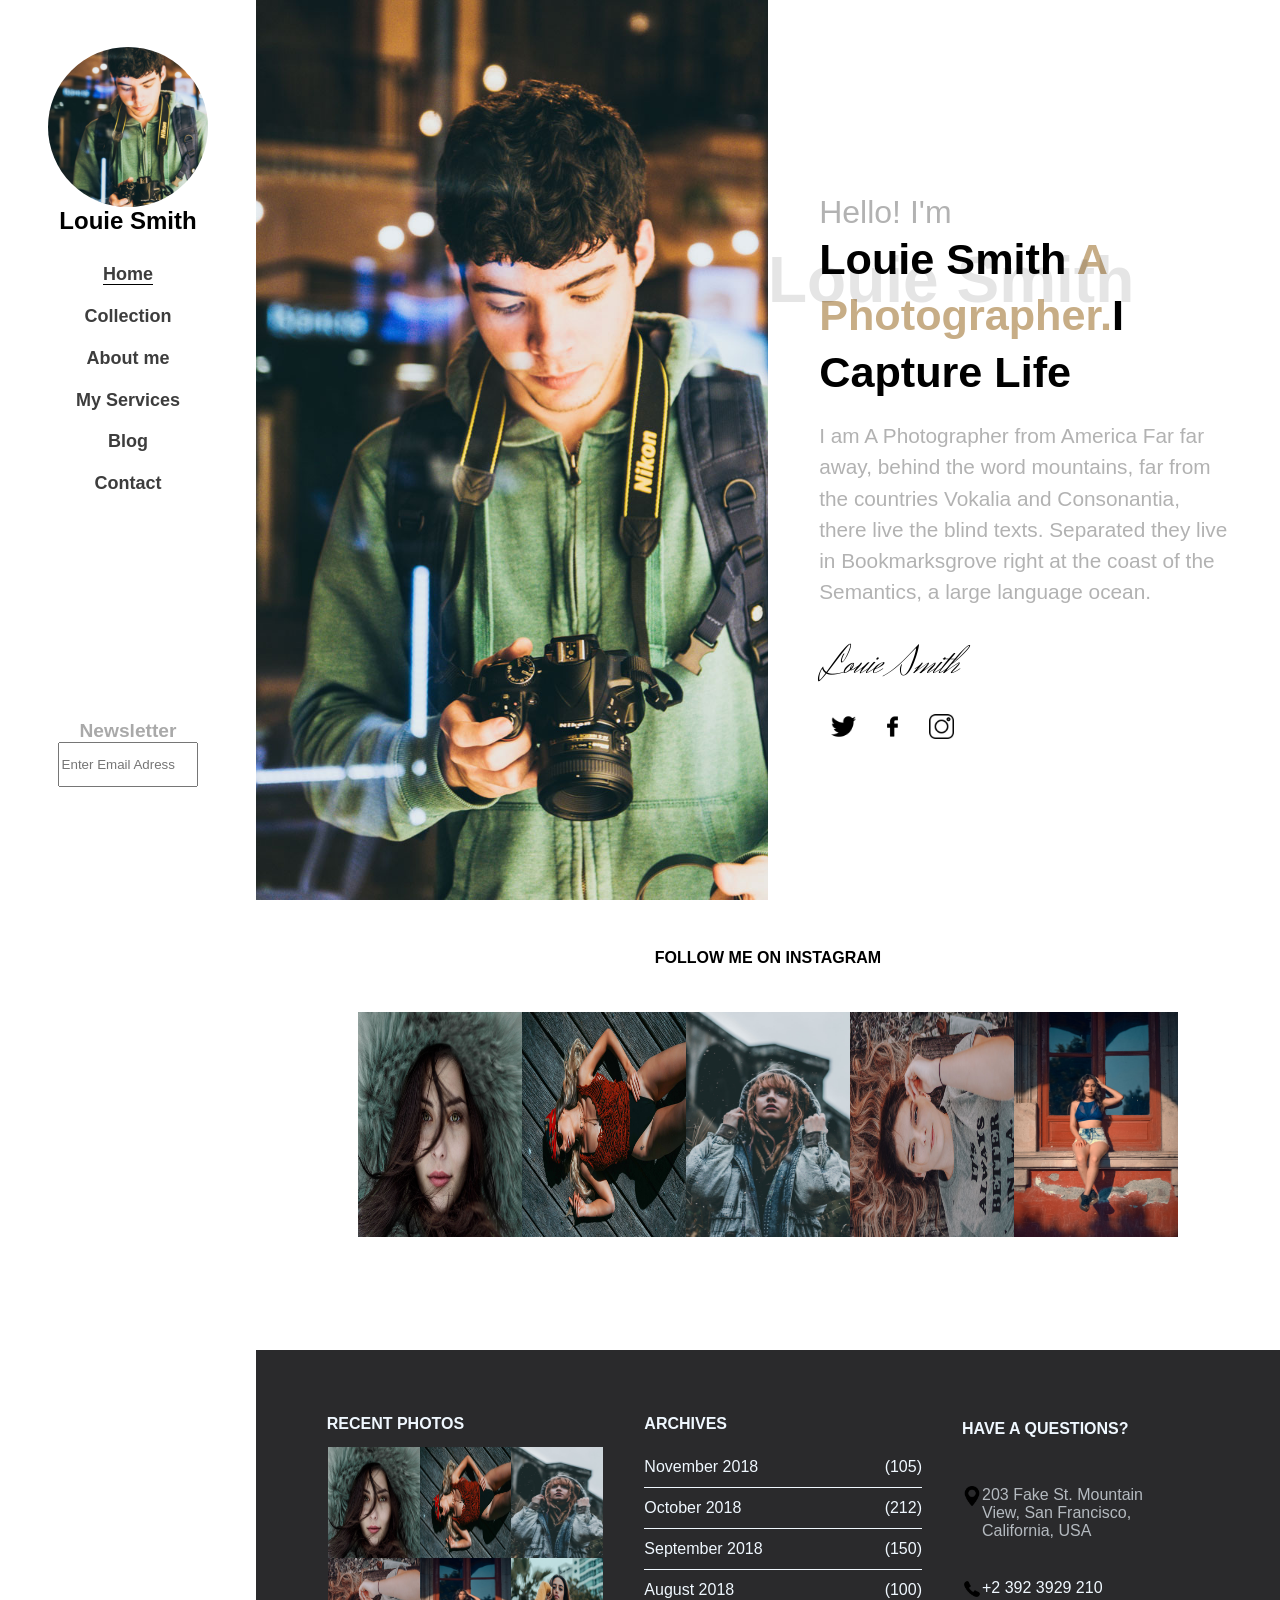
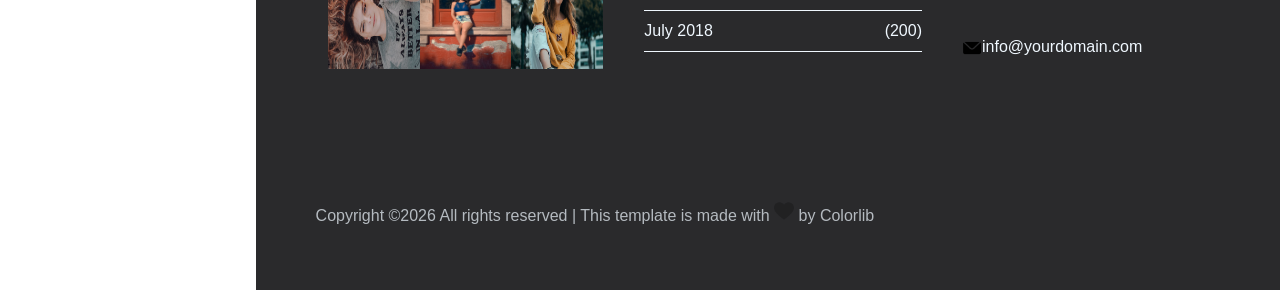
<file: index.html>
<!DOCTYPE html>
<html lang="pt-br">
<head>
    <meta charset="UTF-8">
    <meta name="viewport" content="width=device-width, initial-scale=1.0">
    <link rel="stylesheet" href="style.css">
    <link rel="preconnect" href="https://fonts.googleapis.com">
    <link rel="preconnect" href="https://fonts.gstatic.com" crossorigin>
    <link href="https://fonts.googleapis.com/css2?family=Herr+Von+Muellerhoff&display=swap" rel="stylesheet">
    <title>Atividade Display Flex</title>
</head>
<body>
        <main>
            <section id="barraLateral">
                <div id="parteCima">
                    <h1>
                        <a href="">
                            <img src="imagens/author.jpg" alt="">
                            <span>Louie Smith</span>
                        </a>
                    </h1>
                    <ul id="ListaLinks">
                        <li><a href="index.html" id="home">Home</a></li>
                        <li><a href="collection.html">Collection</a></li>
                        <li><a href="about.html">About me</a></li>
                        <li><a href="services.html">My Services</a></li>
                        <li><a href="blog.html">Blog</a></li>
                        <li><a href="">Contact</a></li>
                    </ul>
                </div>
                <div class="parteBaixo">
                    <h3>Newsletter</h3>
                    <input type="email" placeholder="Enter Email Adress">
                </div>
            </section>
            <div id="conteudoPrincipal">
                <section id="sec01">

                    <div id="foto">

                    </div>
                    
                    <div id="textos-foto">
                        <h1>Louie Smith</h1>
                        <p id="hello">Hello! I'm</p>
                        <h2>Louie Smith <span>A Photographer.</span>I Capture Life</h2>
                        
                        <p id="texto-grande">I am A Photographer from America Far far away,
                            behind the word mountains, far from the
                            countries Vokalia and Consonantia, there live the 
                            blind texts. Separated they live in 
                            Bookmarksgrove right at the coast of the 
                            Semantics, a large language ocean.
                        </p>

                        <p id="assinatura">Louie Smith</p>

                        <div id="icones">           
                                <a href=""><img src="imagens/twitter.png" alt=""></a>
                                <a href=""><img src="imagens/facebook.png" alt=""></a>
                                <a href=""><img src="imagens/instagram.png" alt=""></a>                                                                                                  
                        </div>
                    </div>
                </section>

                <section id="sec02">
                        <h4>FOLLOW ME ON INSTAGRAM</h4>

                        <div>
                            <img src="imagens/image_1.jpg" alt="">
                            <img src="imagens/image_2.jpg" alt="">
                            <img src="imagens/image_3.jpg" alt="">
                            <img src="imagens/image_4.jpg" alt="">
                            <img src="imagens/image_5.jpg" alt="">
                        </div>
                </section>

                <section id="sec03">
                    <ul id="ul01">
                        <li><p>RECENT PHOTOS</p></li>
                        <li>
                            <div id="galeria">
                                <img src="imagens/image_1.jpg" alt="img">
                                <img src="imagens/image_2.jpg" alt="img">
                                <img src="imagens/image_3.jpg" alt="img">

                                <img src="imagens/image_4.jpg" alt="img">
                                <img src="imagens/image_5.jpg" alt="img">
                                <img src="imagens/image_6.jpg" alt="img">
                            </div>
                        </li>
                    </ul>

                    <ul id="ul02">
                        <li><h4 id="archives">ARCHIVES</h4></li>
                        
                        <li>
                            <p><span>November 2018</span> <span class="span1">(105)</span><br></p>
                            <p><span>October 2018</span> <span class="span1">(212)</span><br></p>
                            <p><span>September 2018</span> <span class="span1">(150)</span><br></p>
                            <p><span>August 2018</span> <span class="span1">(100)</span><br></p>
                            <p><span>July 2018</span> <span class="span1">(200)</span></p>
                        </li>
                    </ul>
                    
                    <ul id="ul03">
                        <li><p id="have">HAVE A QUESTIONS?</p></li>
                        
                        <li> <img src="imagens/pontodemapa.png" alt=""> <p id="endereco">	203 Fake St. Mountain View, San Francisco, California, USA</p></li>
                        
                        <li id="telefone"> <img src="imagens/telefone.png" alt=""> <p> <a href="">+2 392 3929 210</a></p></li>
                
                        <li id="email"> <img src="imagens/email.png" alt=""> <p> <a href="">info@yourdomain.com</a></p></li>
                    </ul>

                    <p id="copy">Copyright ©2026 All rights reserved | This template is made with <span><img src="imagens/coracao.png" alt=""></span> by Colorlib</p>
                </section>
            </div>
        </main>
</body>
</html>
</file>
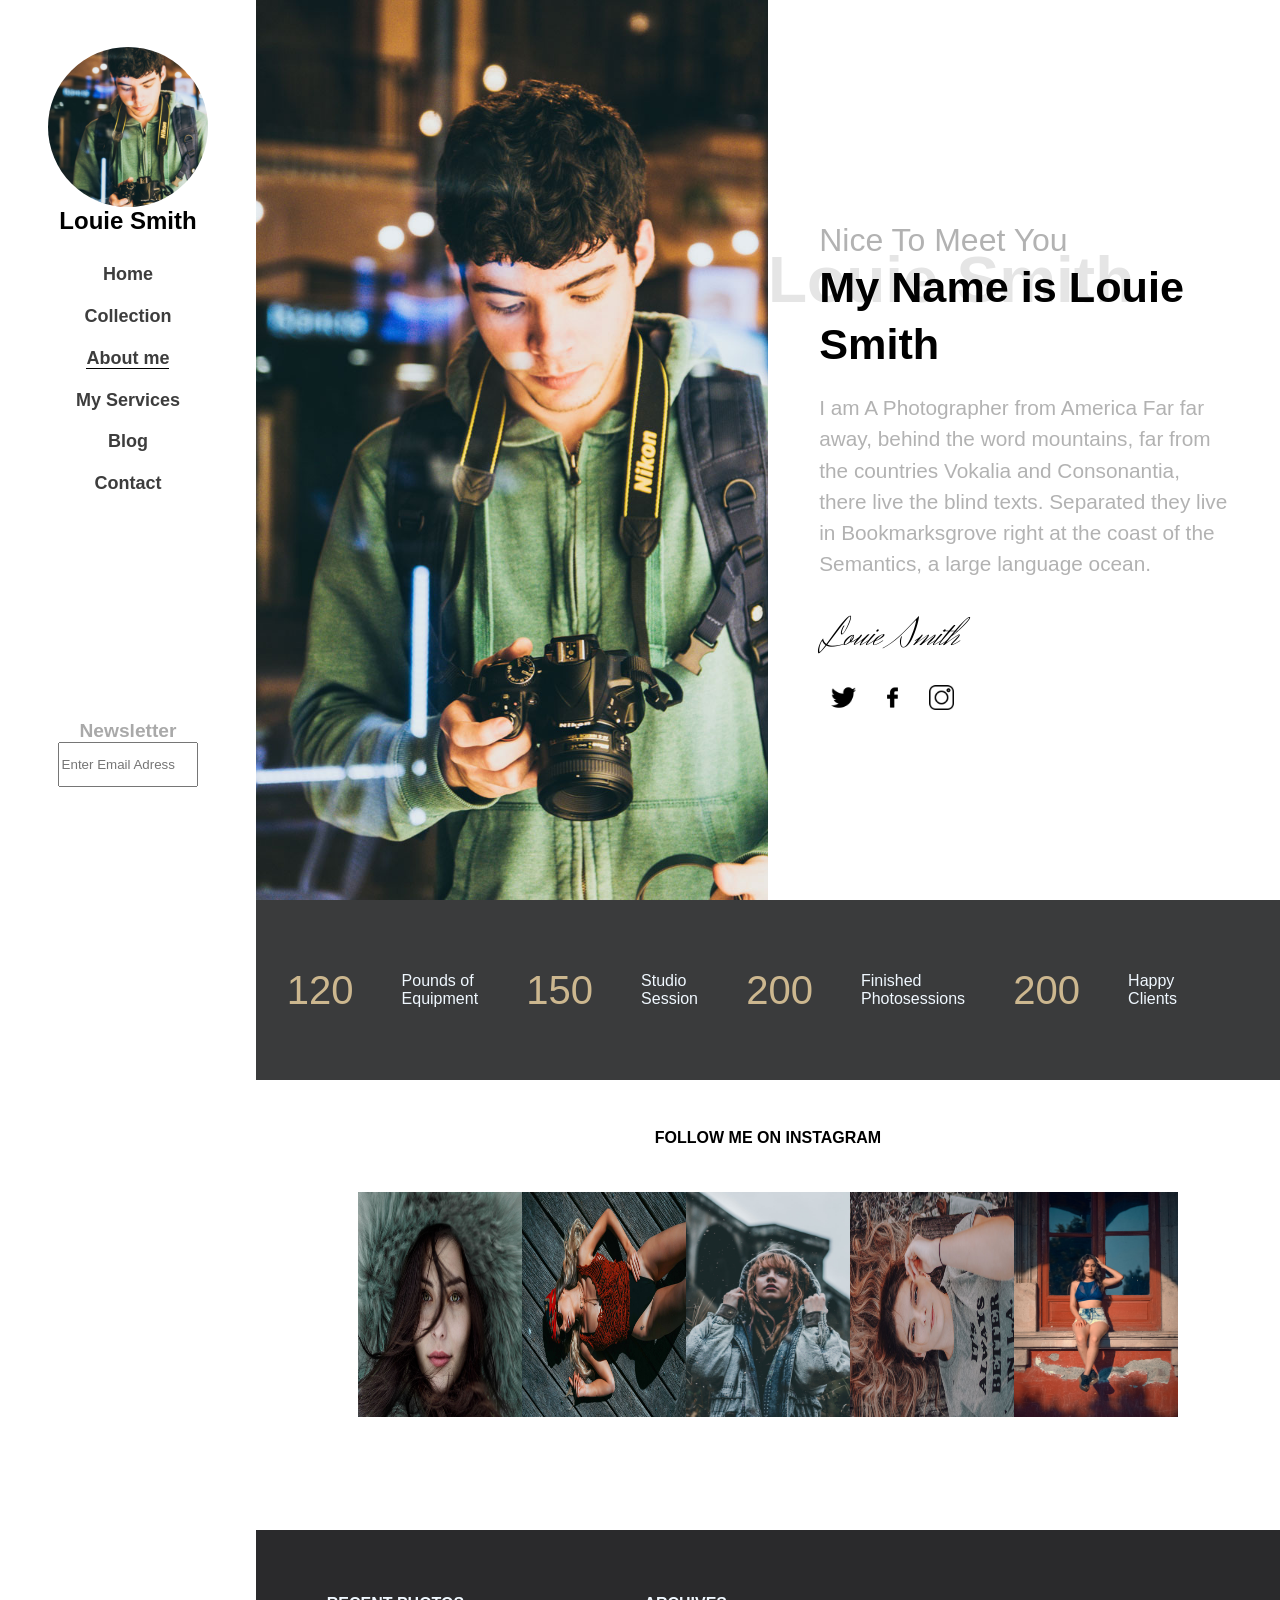
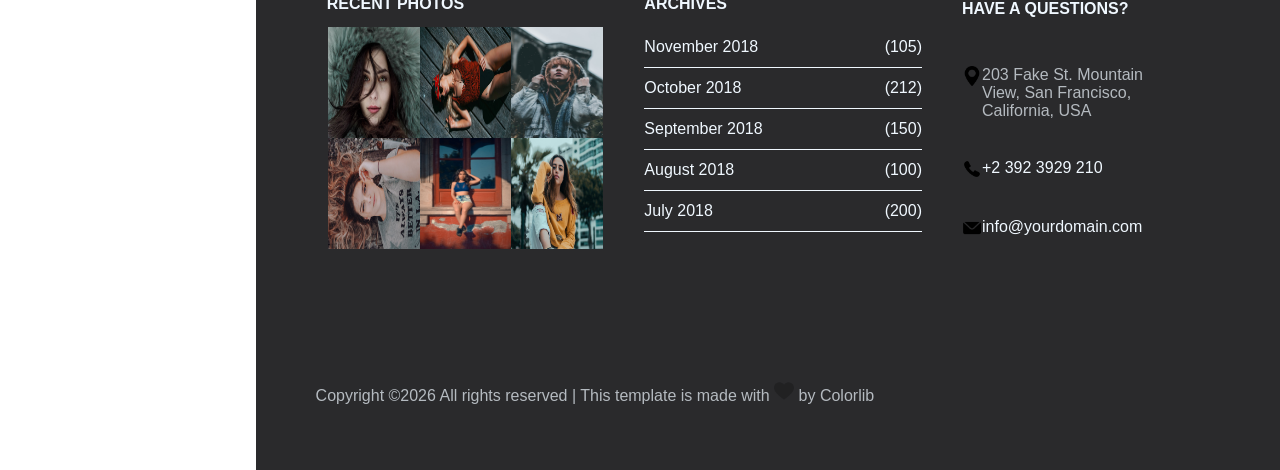
<file: about.html>
<!DOCTYPE html>
<html lang="pt-br">
<head>
    <meta charset="UTF-8">
    <meta name="viewport" content="width=device-width, initial-scale=1.0">
    <link rel="stylesheet" href="about.css">
    <link rel="preconnect" href="https://fonts.googleapis.com">
    <link rel="preconnect" href="https://fonts.gstatic.com" crossorigin>
    <link href="https://fonts.googleapis.com/css2?family=Herr+Von+Muellerhoff&display=swap" rel="stylesheet">
    <title>Atividade Display Flex</title>
</head>
<body>
        <main>
            <section id="barraLateral">
                <div id="parteCima">
                    <h1>
                        <a href="">
                            <img src="imagens/author.jpg" alt="">
                            <span>Louie Smith</span>
                        </a>
                    </h1>
                    <ul id="ListaLinks">
                        <li><a href="index.html">Home</a></li>
                        <li><a href="collection.html">Collection</a></li>
                        <li><a href="about.html" id="home">About me</a></li>
                        <li><a href="services.html">My Services</a></li>
                        <li><a href="blog.html">Blog</a></li>
                        <li><a href="">Contact</a></li>
                    </ul>
                </div>
                <div class="parteBaixo">
                    <h3>Newsletter</h3>
                    <input type="email" placeholder="Enter Email Adress">
                </div>
            </section>
            <div id="conteudoPrincipal">
                <section id="sec01">

                    <div id="foto">

                    </div>
                    
                    <div id="textos-foto">
                        <h1>Louie Smith</h1>
                        <p id="hello">Nice To Meet You</p>
                        <h2>My Name is Louie Smith</h2>
                        
                        <p id="texto-grande">I am A Photographer from America Far far away,
                            behind the word mountains, far from the
                            countries Vokalia and Consonantia, there live the 
                            blind texts. Separated they live in 
                            Bookmarksgrove right at the coast of the 
                            Semantics, a large language ocean.
                        </p>

                        <p id="assinatura">Louie Smith</p>

                        <div id="icones">           
                                <a href=""><img src="imagens/twitter.png" alt=""></a>
                                <a href=""><img src="imagens/facebook.png" alt=""></a>
                                <a href=""><img src="imagens/instagram.png" alt=""></a>                                                                                                  
                        </div>
                    </div>
                </section>

                <section id="secExtra">

                    <h3>120</h3>
                    <p>Pounds of<br> Equipment</p>

                    <h3>150</h3>
                    <p>Studio<br> Session</p>

                    <h3>200</h3>
                    <p>Finished<br> Photosessions</p>

                    <h3>200</h3>
                    <p>Happy<br> Clients</p>
                    
                </section>

                <section id="sec02">
                        <h4>FOLLOW ME ON INSTAGRAM</h4>

                        <div>
                            <img src="imagens/image_1.jpg" alt="">
                            <img src="imagens/image_2.jpg" alt="">
                            <img src="imagens/image_3.jpg" alt="">
                            <img src="imagens/image_4.jpg" alt="">
                            <img src="imagens/image_5.jpg" alt="">
                        </div>
                </section>

                <section id="sec03">
                    <ul id="ul01">
                        <li><p>RECENT PHOTOS</p></li>
                        <li>
                            <div id="galeria">
                                <img src="imagens/image_1.jpg" alt="img">
                                <img src="imagens/image_2.jpg" alt="img">
                                <img src="imagens/image_3.jpg" alt="img">

                                <img src="imagens/image_4.jpg" alt="img">
                                <img src="imagens/image_5.jpg" alt="img">
                                <img src="imagens/image_6.jpg" alt="img">
                            </div>
                        </li>
                    </ul>

                    <ul id="ul02">
                        <li><h4 id="archives">ARCHIVES</h4></li>
                        
                        <li>
                            <p><span>November 2018</span> <span class="span1">(105)</span><br></p>
                            <p><span>October 2018</span> <span class="span1">(212)</span><br></p>
                            <p><span>September 2018</span> <span class="span1">(150)</span><br></p>
                            <p><span>August 2018</span> <span class="span1">(100)</span><br></p>
                            <p><span>July 2018</span> <span class="span1">(200)</span></p>
                        </li>
                    </ul>
                    
                    <ul id="ul03">
                        <li><p id="have">HAVE A QUESTIONS?</p></li>
                        
                        <li> <img src="imagens/pontodemapa.png" alt=""> <p id="endereco">	203 Fake St. Mountain View, San Francisco, California, USA</p></li>
                        
                        <li id="telefone"> <img src="imagens/telefone.png" alt=""> <p> <a href="">+2 392 3929 210</a></p></li>
                
                        <li id="email"> <img src="imagens/email.png" alt=""> <p> <a href="">info@yourdomain.com</a></p></li>
                    </ul>

                    <p id="copy">Copyright ©2026 All rights reserved | This template is made with <span><img src="imagens/coracao.png" alt=""></span> by Colorlib</p>
                </section>
            </div>
        </main>
</body>
</html>
</file>
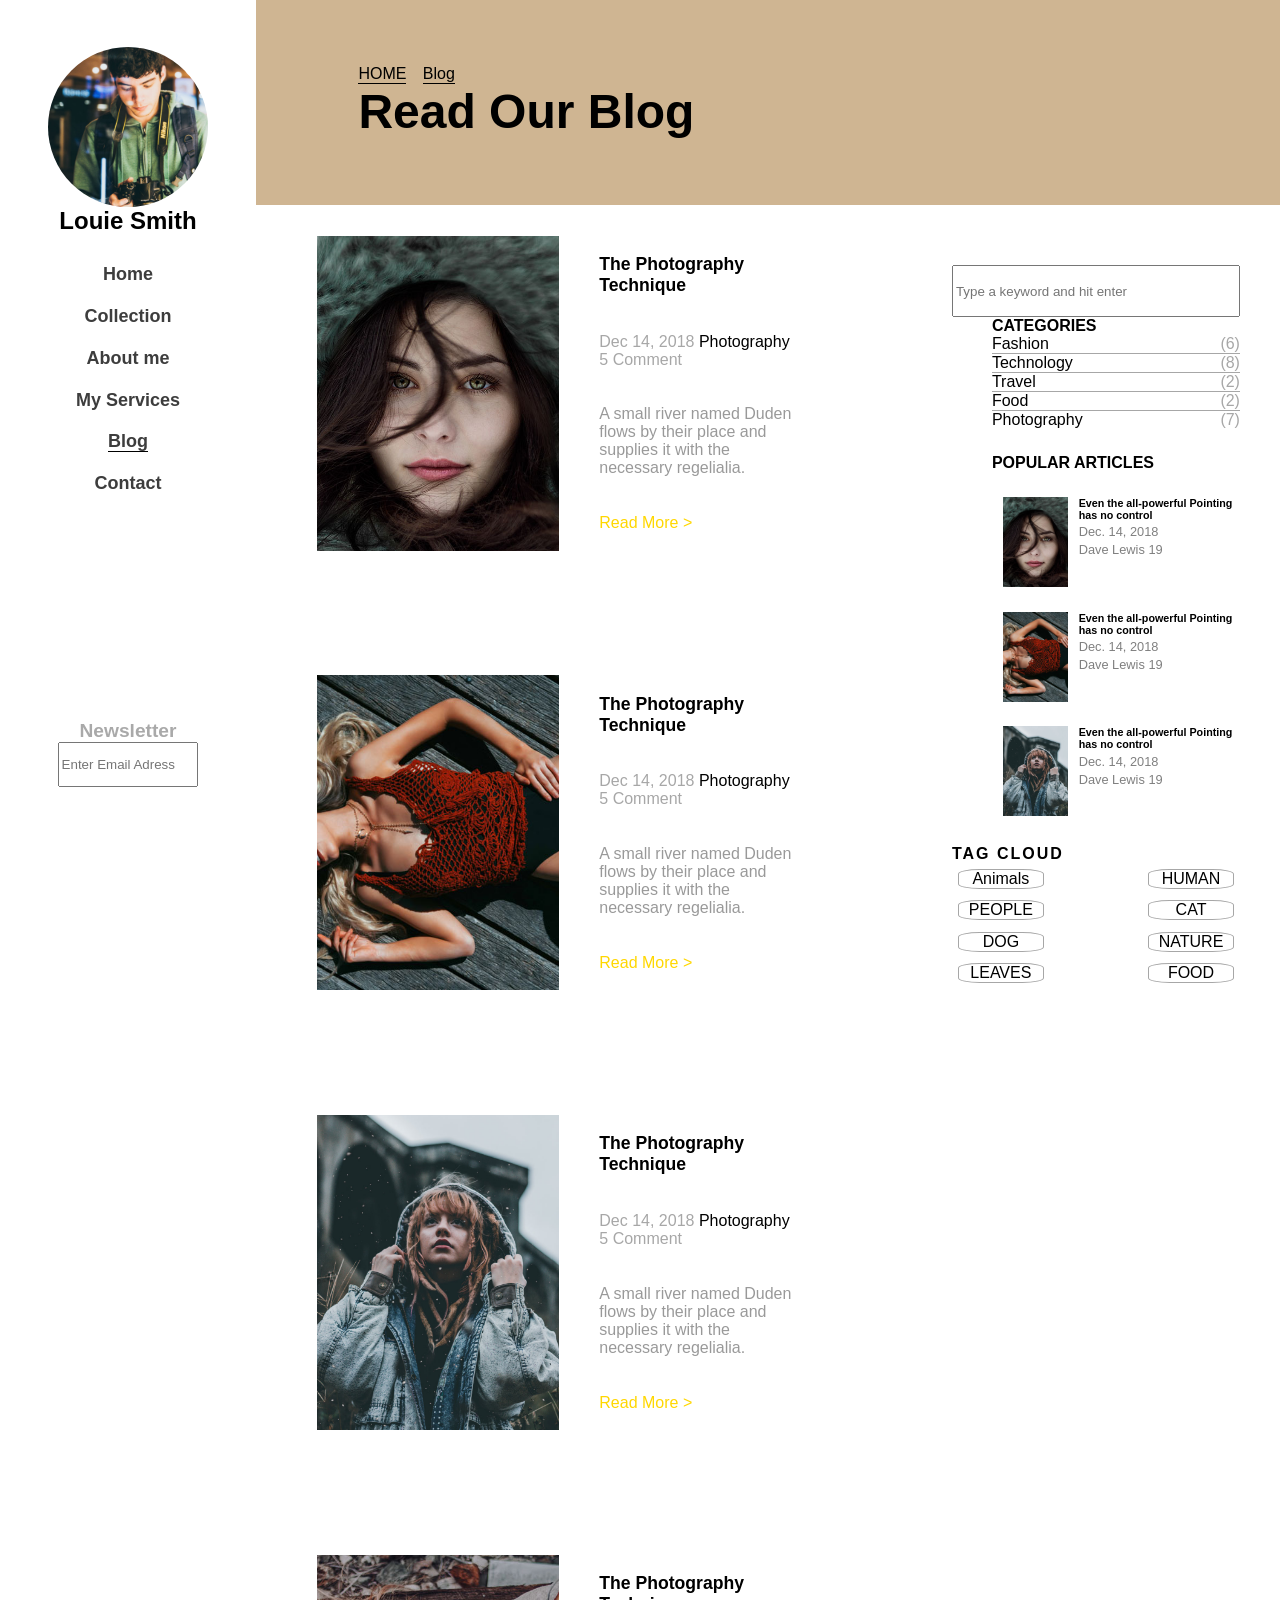
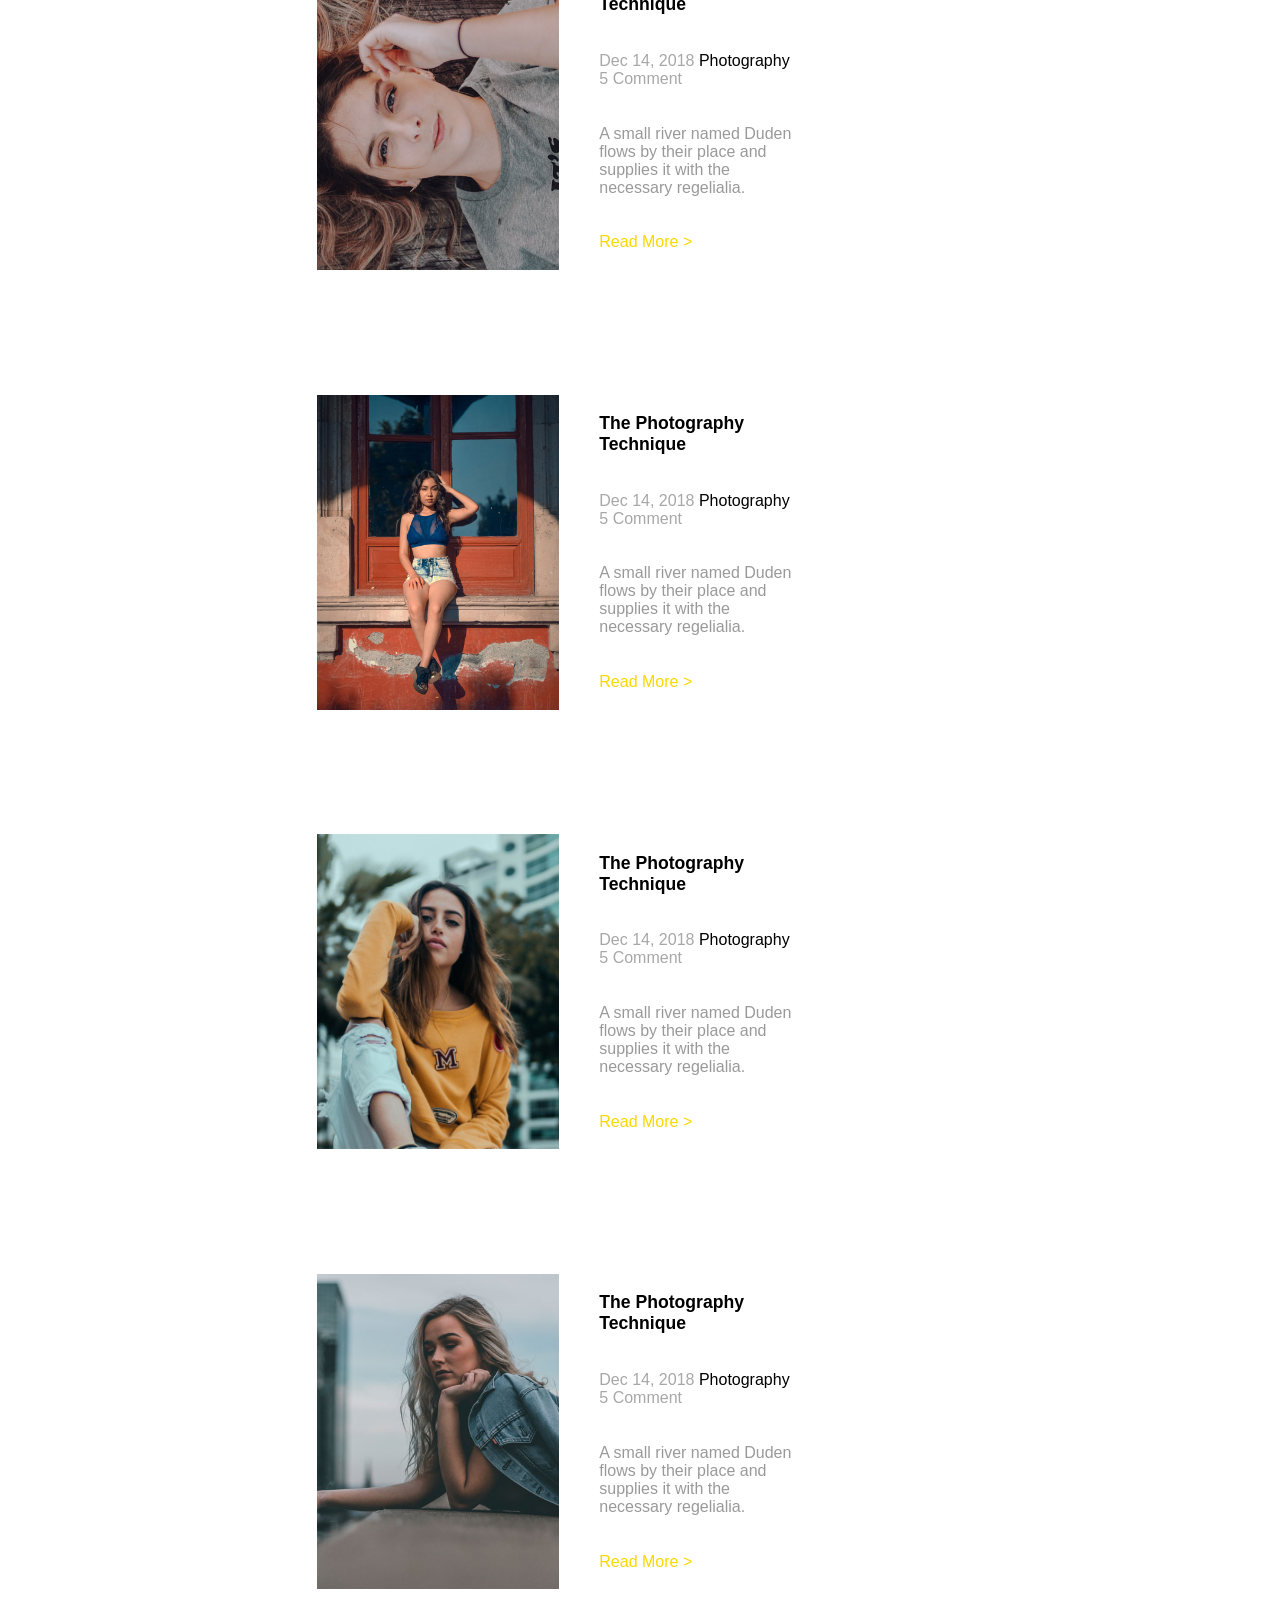
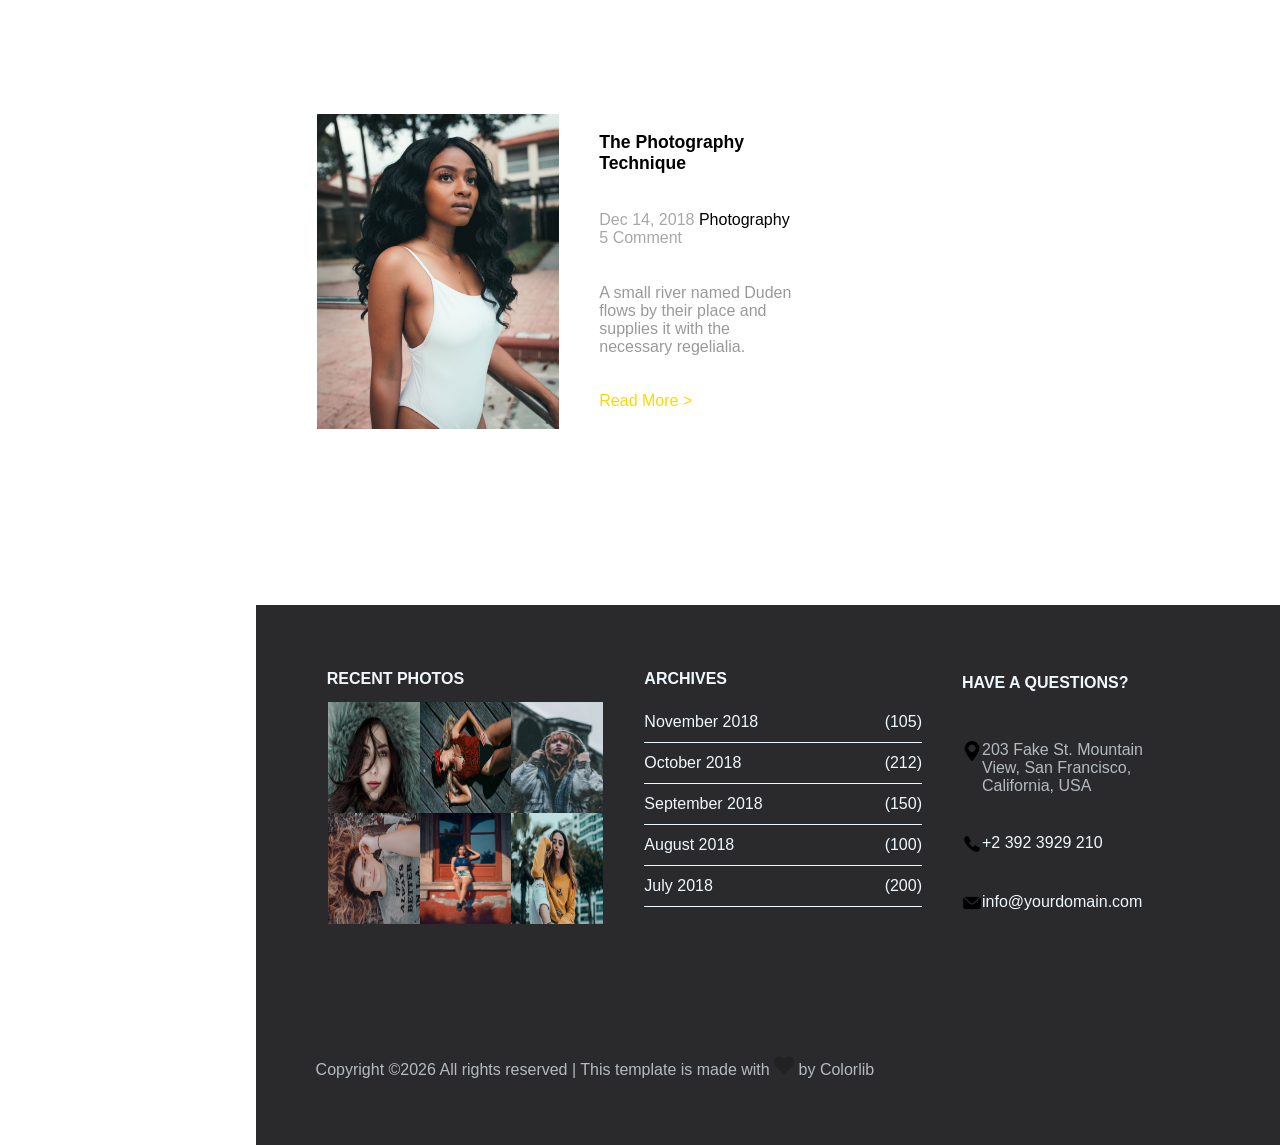
<file: blog.html>
<!DOCTYPE html>
<html lang="pt-br">
<head>
    <meta charset="UTF-8">
    <meta name="viewport" content="width=device-width, initial-scale=1.0">
    <link rel="stylesheet" href="blog.css">
    <link rel="preconnect" href="https://fonts.googleapis.com">
    <link rel="preconnect" href="https://fonts.gstatic.com" crossorigin>
    <link href="https://fonts.googleapis.com/css2?family=Herr+Von+Muellerhoff&display=swap" rel="stylesheet">
    <title>Atividade Display Flex</title>
</head>
<body>
        <main>
            <section id="barraLateral">
                <div id="parteCima">
                    <h1>
                        <a href="">
                            <img src="imagens/author.jpg" alt="">
                            <span>Louie Smith</span>
                        </a>
                    </h1>
                    <ul id="ListaLinks">
                        <li><a href="index.html">Home</a></li>
                        <li><a href="collection.html">Collection</a></li>
                        <li><a href="about.html">About me</a></li>
                        <li><a href="services.html">My Services</a></li>
                        <li><a href="blog.html" id="home">Blog</a></li>
                        <li><a href="">Contact</a></li>
                    </ul>
                </div>
                <div class="parteBaixo">
                    <h3>Newsletter</h3>
                    <input type="email" placeholder="Enter Email Adress">
                </div>
            </section>
            <div id="conteudoPrincipal">
                <section id="sec01">
                <div>
                  <a href="index.html">HOME</a>
                  <p>Blog</p>
                </div> 
                  <h1>Read Our Blog</h1>
                </section>

                <section id="sec02">
                        <div id="textos">
                            <div class="tamanho">
                                <div class="containerImg">
                                    <img src="imagens/image_1.jpg" alt="">
                                </div>
                                
                                <div class="acompImg">
                                    <h4><a href="">The Photography Technique</a></h4>
                                    <p class="p1">Dec 14, 2018   <span><a href="">Photography</a></span>   5 Comment</p>

                                    <p class="p2">A small river named Duden flows by
                                    their place and supplies it with the
                                    necessary regelialia.</p>
                                    <a href="" class="aSozinho">Read More ></a>
                                </div>
                            </div>

                            <div class="tamanho">
                                <div class="containerImg">
                                    <img src="imagens/image_2.jpg" alt="">
                                </div>
                                
                                <div class="acompImg">
                                    <h4><a href="">The Photography Technique</a></h4>
                                    <p class="p1">Dec 14, 2018   <span><a href="">Photography</a></span>   5 Comment</p>

                                    <p class="p2">A small river named Duden flows by
                                    their place and supplies it with the
                                    necessary regelialia.</p>
                                    <a href="" class="aSozinho">Read More ></a>
                                </div>
                            </div>

                            <div class="tamanho">
                                <div class="containerImg">
                                    <img src="imagens/image_3.jpg" alt="">
                                </div>
                                
                                <div class="acompImg">
                                    <h4><a href="">The Photography Technique</a></h4>
                                    <p class="p1">Dec 14, 2018   <span><a href="">Photography</a></span>   5 Comment</p>

                                    <p class="p2">A small river named Duden flows by
                                    their place and supplies it with the
                                    necessary regelialia.</p>
                                    <a href="" class="aSozinho">Read More ></a>
                                </div>
                            </div>

                            <div class="tamanho">
                                <div class="containerImg">
                                    <img src="imagens/image_4.jpg" alt="">
                                </div>
                                
                                <div class="acompImg">
                                    <h4><a href="">The Photography Technique</a></h4>
                                    <p class="p1">Dec 14, 2018   <span><a href="">Photography</a></span>   5 Comment</p>

                                    <p class="p2">A small river named Duden flows by
                                    their place and supplies it with the
                                    necessary regelialia.</p>
                                    <a href="" class="aSozinho">Read More ></a>
                                </div>
                            </div>

                            <div class="tamanho">
                                <div class="containerImg">
                                    <img src="imagens/image_5.jpg" alt="">
                                </div>
                                
                                <div class="acompImg">
                                    <h4><a href="">The Photography Technique</a></h4>
                                    <p class="p1">Dec 14, 2018   <span><a href="">Photography</a></span>   5 Comment</p>

                                    <p class="p2">A small river named Duden flows by
                                    their place and supplies it with the
                                    necessary regelialia.</p>
                                    <a href="" class="aSozinho">Read More ></a>
                                </div>
                            </div>

                            <div class="tamanho">
                                <div class="containerImg">
                                    <img src="imagens/image_6.jpg" alt="">
                                </div>
                                
                                <div class="acompImg">
                                    <h4><a href="">The Photography Technique</a></h4>
                                    <p class="p1">Dec 14, 2018   <span><a href="">Photography</a></span>   5 Comment</p>

                                    <p class="p2">A small river named Duden flows by
                                    their place and supplies it with the
                                    necessary regelialia.</p>
                                    <a href="" class="aSozinho">Read More ></a>
                                </div>
                            </div>

                            <div class="tamanho">
                                <div class="containerImg">
                                    <img src="imagens/image_7.jpg" alt="">
                                </div>
                                
                                <div class="acompImg">
                                    <h4><a href="">The Photography Technique</a></h4>
                                    <p class="p1">Dec 14, 2018   <span><a href="">Photography</a></span>   5 Comment</p>

                                    <p class="p2">A small river named Duden flows by
                                    their place and supplies it with the
                                    necessary regelialia.</p>
                                    <a href="" class="aSozinho">Read More ></a>
                                </div>
                            </div>

                            <div class="tamanho">
                                <div class="containerImg">
                                    <img src="imagens/image_8.jpg" alt="">
                                </div>
                                
                                <div class="acompImg">
                                    <h4><a href="">The Photography Technique</a></h4>
                                    <p class="p1">Dec 14, 2018   <span><a href="">Photography</a></span>   5 Comment</p>

                                    <p class="p2">A small river named Duden flows by
                                    their place and supplies it with the
                                    necessary regelialia.</p>
                                    <a href="" class="aSozinho">Read More ></a>
                                </div>
                            </div>

                        </div>
                        <div id="infos">
                            <input type="text" name="" id="" placeholder="Type a keyword and hit enter">

                            <ul class="ulBlog">
                                <li>
                                    <h4>CATEGORIES</h4>
                                </li>
                                <li class="borda">
                                    <p>Fashion</p> <span>(6)</span>
                                </li>
                                <li class="borda">
                                    <p>Technology</p> <span>(8)</span>
                                </li>
                                <li class="borda">
                                    <p>Travel</p> <span>(2)</span>
                                </li>
                                <li class="borda">
                                    <p>Food</p> <span>(2)</span>
                                </li>
                                <li>
                                    <p>Photography</p> <span>(7)</span>
                                </li>
                            </ul>

                            <ul id="artigosPop">
                                <li><h4>POPULAR ARTICLES</h4></li>
                                <li>
                                    <div class="tamanho1">
                                            <div class="containerImg1">
                                                <img src="imagens/image_1.jpg" alt="">
                                            </div>
                                
                                            <div class="acompImg1">
                                                <a href="">
                                                    <h6>
                                                        Even the all-powerful Pointing has no control
                                                    </h6>

                                                    <p class="p11">Dec. 14, 2018</p>
                                                    <p class="p21">Dave Lewis <span>19</span></p>
                                                </a>
                                            </div>
                                    </div>
                                </li>

                                <li>
                                    <div class="tamanho1">
                                            <div class="containerImg1">
                                                <img src="imagens/image_2.jpg" alt="">
                                            </div>
                                
                                            <div class="acompImg1">
                                                <a href="">
                                                    <h6>
                                                        Even the all-powerful Pointing has no control
                                                    </h6>

                                                    <p class="p11">Dec. 14, 2018</p>
                                                    <p class="p21">Dave Lewis <span>19</span></p>
                                                </a>
                                            </div>
                                    </div>
                                </li>

                                <li>
                                    <div class="tamanho1">
                                            <div class="containerImg1">
                                                <img src="imagens/image_3.jpg" alt="">
                                            </div>
                                
                                            <div class="acompImg1">
                                                <a href="">
                                                    <h6>
                                                        Even the all-powerful Pointing has no control
                                                    </h6>

                                                    <p class="p11">Dec. 14, 2018</p>
                                                    <p class="p21">Dave Lewis <span>19</span></p>
                                                </a>
                                            </div>
                                    </div>
                                </li>
                            </ul>

                            <div id="tagCloud">
                                <h6>TAG CLOUD</h6>
                                <div>
                                    <p>Animals</p>
                                    <p>HUMAN</p>
                                    <p>PEOPLE</p>
                                    <p>CAT</p>
                                    <p>DOG</p>
                                    <p>NATURE</p>
                                    <p>LEAVES</p>
                                    <p>FOOD</p>
                                </div>
                            </div>
                        </div>
                </section>

                <section id="sec03">
                    <ul id="ul01">
                        <li><p>RECENT PHOTOS</p></li>
                        <li>
                            <div id="galeria">
                                <img src="imagens/image_1.jpg" alt="img">
                                <img src="imagens/image_2.jpg" alt="img">
                                <img src="imagens/image_3.jpg" alt="img">

                                <img src="imagens/image_4.jpg" alt="img">
                                <img src="imagens/image_5.jpg" alt="img">
                                <img src="imagens/image_6.jpg" alt="img">
                            </div>
                        </li>
                    </ul>

                    <ul id="ul02">
                        <li><h4 id="archives">ARCHIVES</h4></li>
                        
                        <li>
                            <p><span>November 2018</span> <span class="span1">(105)</span><br></p>
                            <p><span>October 2018</span> <span class="span1">(212)</span><br></p>
                            <p><span>September 2018</span> <span class="span1">(150)</span><br></p>
                            <p><span>August 2018</span> <span class="span1">(100)</span><br></p>
                            <p><span>July 2018</span> <span class="span1">(200)</span></p>
                        </li>
                    </ul>
                    
                    <ul id="ul03">
                        <li><p id="have">HAVE A QUESTIONS?</p></li>
                        
                        <li> <img src="imagens/pontodemapa.png" alt=""> <p id="endereco">	203 Fake St. Mountain View, San Francisco, California, USA</p></li>
                        
                        <li id="telefone"> <img src="imagens/telefone.png" alt=""> <p> <a href="">+2 392 3929 210</a></p></li>
                
                        <li id="email"> <img src="imagens/email.png" alt=""> <p> <a href="">info@yourdomain.com</a></p></li>
                    </ul>

                    <p id="copy">Copyright ©2026 All rights reserved | This template is made with <span><img src="imagens/coracao.png" alt=""></span> by Colorlib</p>
                </section>
            </div>
        </main>
</body>
</html>
</file>
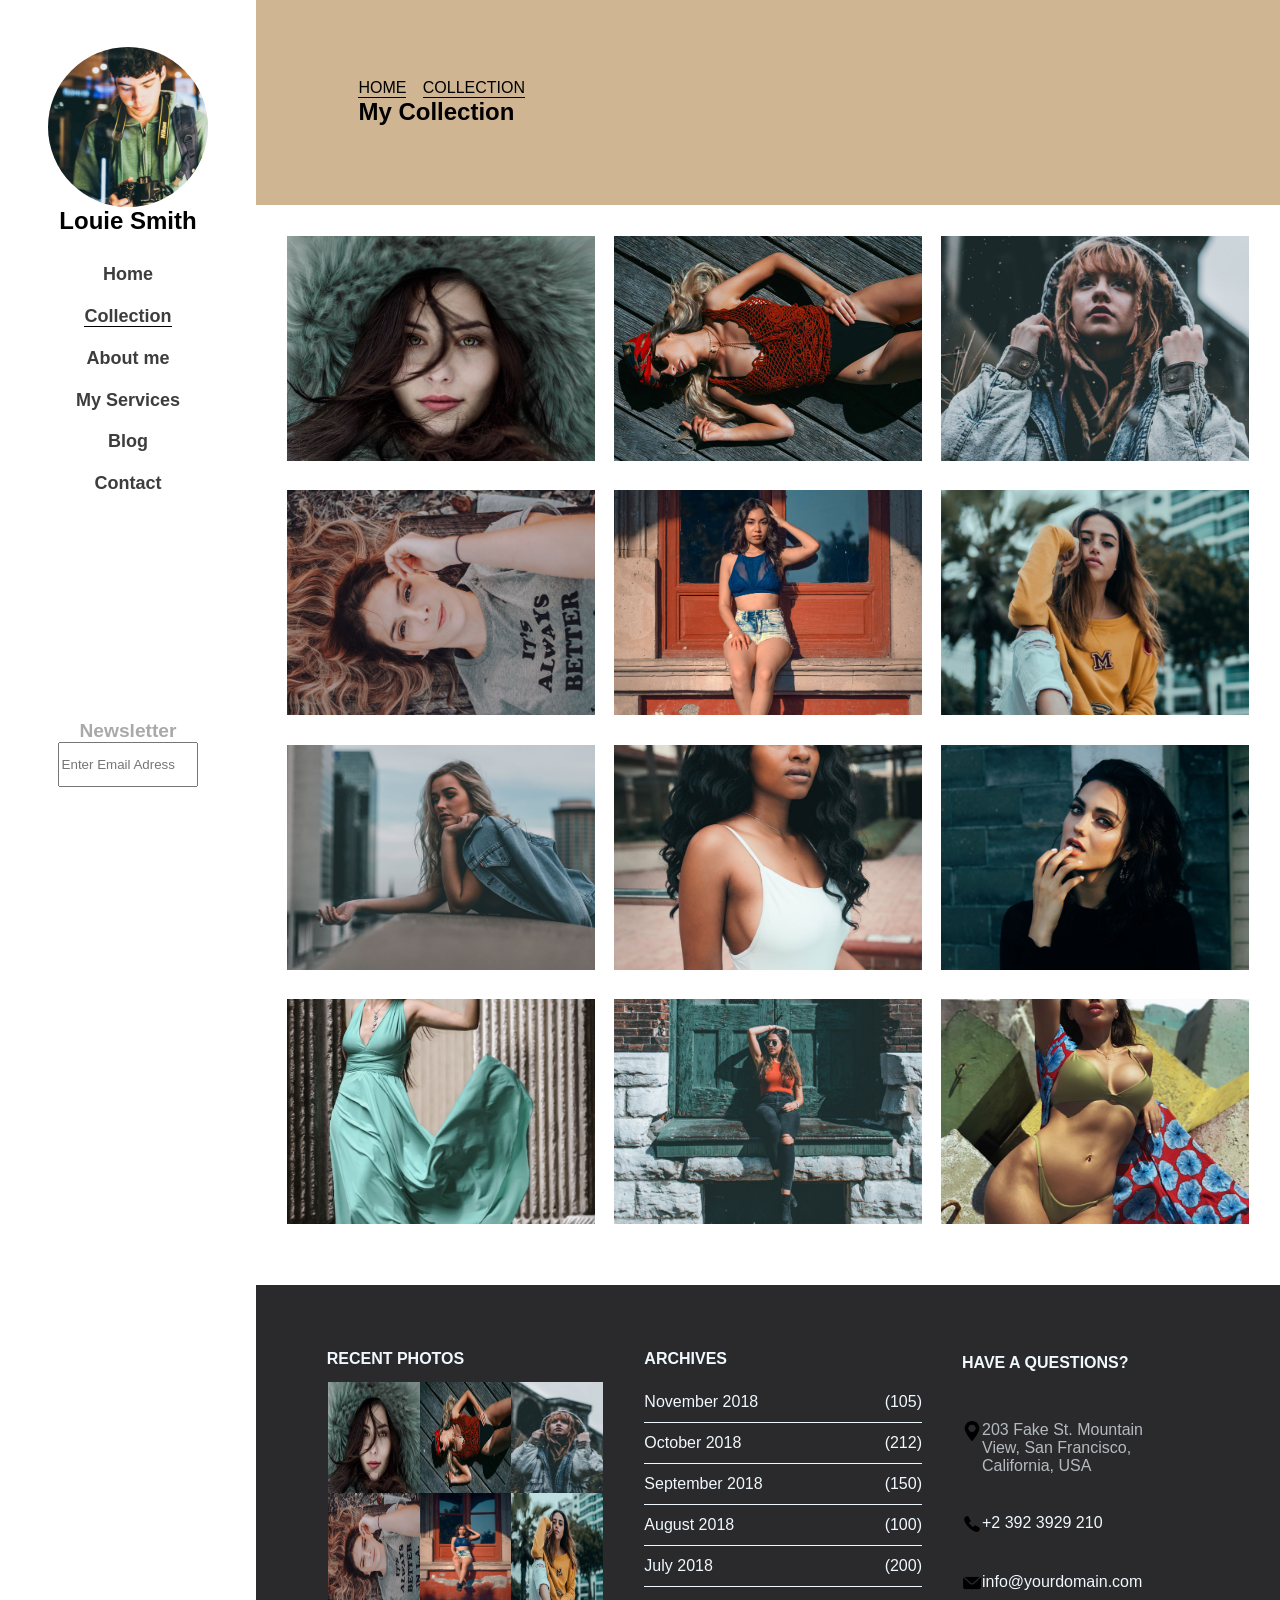
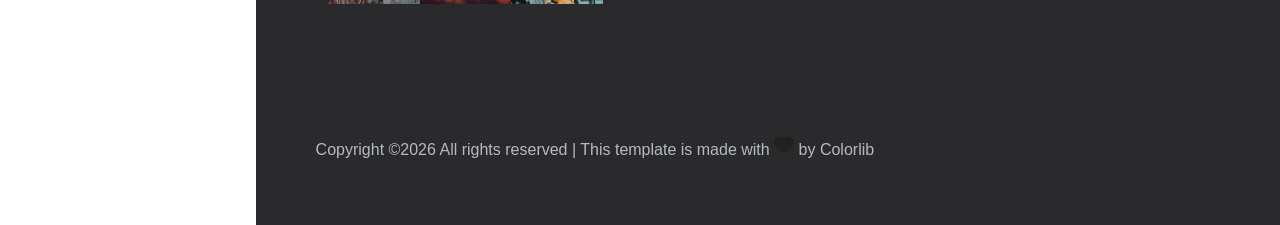
<file: collection.html>
<!DOCTYPE html>
<html lang="pt-br">
<head>
    <meta charset="UTF-8">
    <meta name="viewport" content="width=device-width, initial-scale=1.0">
    <link rel="stylesheet" href="collection.css">
    <link rel="preconnect" href="https://fonts.googleapis.com">
    <link rel="preconnect" href="https://fonts.gstatic.com" crossorigin>
    <link href="https://fonts.googleapis.com/css2?family=Herr+Von+Muellerhoff&display=swap" rel="stylesheet">
    <title>Atividade Display Flex</title>
</head>
<body>
        <main>
            <section id="barraLateral">
                <div id="parteCima">
                    <h1>
                        <a href="">
                            <img src="imagens/author.jpg" alt="">
                            <span>Louie Smith</span>
                        </a>
                    </h1>
                    <ul id="ListaLinks">
                        <li><a href="index.html">Home</a></li>
                        <li><a href="collection.html" id="home">Collection</a></li>
                        <li><a href="about.html">About me</a></li>
                        <li><a href="services.html">My Services</a></li>
                        <li><a href="blog.html">Blog</a></li>
                        <li><a href="">Contact</a></li>
                    </ul>
                </div>
                <div class="parteBaixo">
                    <h3>Newsletter</h3>
                    <input type="email" placeholder="Enter Email Adress">
                </div>
            </section>
            <div id="conteudoPrincipal">
                <section id="sec01">
                <div>
                  <a href="index.html">HOME</a>
                  <p>COLLECTION</p>
                </div> 
                  <h1>My Collection</h1>
                </section>

                <section id="sec02">
                    <div id="img1"><img src="imagens/image_1.jpg" alt=""></div>
                    <div id="img2"><img src="imagens/image_2.jpg" alt=""></div>
                    <div id="img3"><img src="imagens/image_3.jpg" alt=""></div>
                    <div id="img4"><img src="imagens/image_4.jpg" alt=""></div>
                    <div id="img5"><img src="imagens/image_5.jpg" alt=""></div>
                    <div id="img6"><img src="imagens/image_6.jpg" alt=""></div>
                    <div id="img7"><img src="imagens/image_7.jpg" alt=""></div>
                    <div id="img8"><img src="imagens/image_8.jpg" alt=""></div>
                    <div id="img9"><img src="imagens/image_9.jpg" alt=""></div>
                    <div id="img10"><img src="imagens/image_10.jpg" alt=""></div>
                    <div id="img11"><img src="imagens/image_11.jpg" alt=""></div>
                    <div id="img12"><img src="imagens/image_12.jpg" alt=""></div>
                </section>

                <section id="sec03">
                    <ul id="ul01">
                        <li><p>RECENT PHOTOS</p></li>
                        <li>
                            <div id="galeria">
                                <img src="imagens/image_1.jpg" alt="img">
                                <img src="imagens/image_2.jpg" alt="img">
                                <img src="imagens/image_3.jpg" alt="img">

                                <img src="imagens/image_4.jpg" alt="img">
                                <img src="imagens/image_5.jpg" alt="img">
                                <img src="imagens/image_6.jpg" alt="img">
                            </div>
                        </li>
                    </ul>

                    <ul id="ul02">
                        <li><h4 id="archives">ARCHIVES</h4></li>
                        
                        <li>
                            <p><span>November 2018</span> <span class="span1">(105)</span><br></p>
                            <p><span>October 2018</span> <span class="span1">(212)</span><br></p>
                            <p><span>September 2018</span> <span class="span1">(150)</span><br></p>
                            <p><span>August 2018</span> <span class="span1">(100)</span><br></p>
                            <p><span>July 2018</span> <span class="span1">(200)</span></p>
                        </li>
                    </ul>
                    
                    <ul id="ul03">
                        <li><p id="have">HAVE A QUESTIONS?</p></li>
                        
                        <li> <img src="imagens/pontodemapa.png" alt=""> <p id="endereco">	203 Fake St. Mountain View, San Francisco, California, USA</p></li>
                        
                        <li id="telefone"> <img src="imagens/telefone.png" alt=""> <p> <a href="">+2 392 3929 210</a></p></li>
                
                        <li id="email"> <img src="imagens/email.png" alt=""> <p> <a href="">info@yourdomain.com</a></p></li>
                    </ul>

                    <p id="copy">Copyright ©2026 All rights reserved | This template is made with <span><img src="imagens/coracao.png" alt=""></span> by Colorlib</p>
                </section>
            </div>
        </main>
</body>
</html>
</file>
<file: style.css>
* {
    margin: 0%;
    font-family:'Poppins', Arial, sans-serif;
    box-sizing: border-box;
}

main {
    width: 100%;
    height: 100%;
    display: flex;
}

#barraLateral {
width: 20%;
position: sticky;
top: 0%;
display: flex;
flex-direction: column;
align-items: center;
height: 70vh;
justify-content: space-around;
}

#parteCima {
    width: 100%;
    display: flex;
    flex-direction: column;
    align-items: center;
    justify-content: space-around;
}
#parteCima h1 {
    padding-bottom: 40%;
}

#barraLateral h1 {
    width: 45%;
    height: 10%;
}
#barraLateral h1 a {
    width: 100%;
    height: 100%;
    text-decoration: none;
    display: flex;
    flex-direction: column;
    align-items: center;
}
#barraLateral h1 a span {
    width: 150%;
    height: 100%;
    font-size: x-large;
    font-weight: 800;
    color: #000000;
    text-align: center;
}
#barraLateral img {
    width: 160px;
    height: 160px;
    object-fit: cover;
    border-radius: 50%;
}
#ListaLinks {
    list-style: none;
    text-align: center;
    padding: 0%;
}
#ListaLinks li {
    margin-top: 20%;
}
#ListaLinks a {
    text-decoration: none;
    color: rgb(61, 61, 61);
    font-size: large;
    font-weight: 700;
}
#ListaLinks a:hover {
    border-bottom: 1px solid black;
}
#home {
    border-bottom: 1px solid black;
}
.parteBaixo {
    width: 55%;
    height: 10vh;
    display: flex;
    flex-direction: column;
    margin-top: 70%;
}
.parteBaixo h3 {
    width: 100%;
    height: 1vh;
    color: darkgrey;
    font-size: larger;
    font-weight: 700;
    text-align: center;
    padding-bottom: 15%;
}
.parteBaixo input {
    width: 100%;
    height: 5vh;
}

#conteudoPrincipal {
width: 80%;
flex-direction: row;
}

#sec01 {
    width: 100%;
    height: 100vh;
    display: flex;
}
#foto {
    width: 50%;
    height: 100vh;
    background-image: url(imagens/author.jpg);
    background-position: center;
    background-size: cover;
}
#textos-foto {
    width: 50%;
    height: 100vh;
    display: flex;
    flex-direction: column;
    padding: 5%;
    justify-content: center;
    position: relative;
}
#textos-foto h1 {
    font-size: 4em;
    opacity: 10%;
    position: absolute;
    top: 27%;
    left: 0;
}
#hello {
    font-size: 2em;
    opacity: 30%;
    margin-top: 9%;
}
#textos-foto h2 {
    font-size: 2.7em;
    font-weight: 700;
    line-height: 130%;
    margin-bottom: 5%;
}
#textos-foto h2 span {
    color:rgb(199, 173, 134);
}
#texto-grande {
    font-size: 1.3em;
    line-height: 150%;
    opacity: 30%;
    margin-bottom: 7%;
}
#assinatura {
    font-family: "Herr Von Muellerhoff", cursive;
    font-size: 2.5em;
}
#icones {
    width: 30%;
    margin-top: 5%;
    margin-left: 3%;
    display: flex;
    justify-content: space-between;
}
#icones a img {
    width: 25px;
    height: 25px;
}

#sec02 {
    width: 100%;
    height: 50vh;
    display: flex;
    flex-wrap: wrap;
    justify-content: center;
    align-items: center;
    padding: 10%;
    padding-top: 3%;
}
#sec02 h4 {
    font-size: 1em;
    letter-spacing: 2%;
    font-weight: 800;
    margin-top: 1%;
    margin-bottom: 3%;
}
#sec02 div {
    width: 100%;
    height: 25vh;
    display: flex;
    justify-content: center;
    align-items: center;
}
#sec02 div img {
    width: 20%;
    height: 25vh;
}

#sec03 {
    width: 100%;
    height: 60vh;
    background-color:rgb(42, 42, 44);
    display: flex;
    flex-wrap: wrap;
    align-items: center;
    padding: 3%;
}
#sec03 ul {
    width: 33%;
    height: 66%;
}
#sec03 ul li {
    list-style: none;
}
#ul01:first-child p {
    color: aliceblue;
    font-weight: 600;
    margin-bottom: 5%;
}
#ul01:last-child {
    width: 100%;
    height: 100%;
}
#galeria {
    width: 100%;
    height: 100%;
    display: flex;
    flex-wrap: wrap;
    justify-content: center;
}
#galeria img {
    width: 33%;
    height: 110.94px;
}

#ul02 {
    display: flex;
    flex-direction: column;
}
#archives{
    color: aliceblue;
    font-weight: 600;
    margin-bottom: 5%;
}
#ul02 p {
    width: 100%;
    color: aliceblue;
    border-bottom: aliceblue solid 1px;
    line-height: 250%;
    display: flex;
    justify-content: center;
}
#ul02 span {
    width: 50%;
}
.span1 {
    text-align: end;
}

#ul03 {
    display: flex;
    flex-direction: column;
    align-items: flex-start;
    justify-content: space-evenly;
    align-self: flex-start;
}
#ul03 li {
    width: 70%;
    display: flex;
}
#ul03 a {
    text-decoration: none;
    color: aliceblue;
}
#ul03 img {
    width: 20px;
    height: 20px;
}
#have {
    color: aliceblue;
    font-weight: 600;
    margin-bottom: 5%;
}
#endereco {
    color: aliceblue;
    opacity: 70%;
}

#copy {
    color: aliceblue;
    opacity: 70%;
    margin-left: 3%;
}
#copy span img{
    width: 20px;
    height: 20px;
    opacity: 30%;
}
</file>
<file: about.css>
* {
    margin: 0%;
    font-family:'Poppins', Arial, sans-serif;
    box-sizing: border-box;
}

main {
    width: 100%;
    height: 100%;
    display: flex;
}

#barraLateral {
width: 20%;
position: sticky;
top: 0%;
display: flex;
flex-direction: column;
align-items: center;
height: 70vh;
justify-content: space-around;
}

#parteCima {
    width: 100%;
    display: flex;
    flex-direction: column;
    align-items: center;
    justify-content: space-around;
}
#parteCima h1 {
    padding-bottom: 40%;
}

#barraLateral h1 {
    width: 45%;
    height: 10%;
}
#barraLateral h1 a {
    width: 100%;
    height: 100%;
    text-decoration: none;
    display: flex;
    flex-direction: column;
    align-items: center;
}
#barraLateral h1 a span {
    width: 150%;
    height: 100%;
    font-size: x-large;
    font-weight: 800;
    color: #000000;
    text-align: center;
}
#barraLateral img {
    width: 160px;
    height: 160px;
    object-fit: cover;
    border-radius: 50%;
}
#ListaLinks {
    list-style: none;
    text-align: center;
    padding: 0%;
}
#ListaLinks li {
    margin-top: 20%;
}
#ListaLinks a {
    text-decoration: none;
    color: rgb(61, 61, 61);
    font-size: large;
    font-weight: 700;
}
#ListaLinks a:hover {
    border-bottom: 1px solid black;
}
#home {
    border-bottom: 1px solid black;
}
.parteBaixo {
    width: 55%;
    height: 10vh;
    display: flex;
    flex-direction: column;
    margin-top: 70%;
}
.parteBaixo h3 {
    width: 100%;
    height: 1vh;
    color: darkgrey;
    font-size: larger;
    font-weight: 700;
    text-align: center;
    padding-bottom: 15%;
}
.parteBaixo input {
    width: 100%;
    height: 5vh;
}

#conteudoPrincipal {
width: 80%;
height: 200vh;
flex-direction: row;
flex-wrap: wrap;
}

#sec01 {
    width: 100%;
    height: 100vh;
    display: flex;
}
#foto {
    width: 50%;
    height: 100vh;
    background-image: url(imagens/author.jpg);
    background-position: center;
    background-size: cover;
}
#textos-foto {
    width: 50%;
    height: 100vh;
    display: flex;
    flex-direction: column;
    padding: 5%;
    justify-content: center;
    position: relative;
}
#textos-foto h1 {
    font-size: 4em;
    opacity: 10%;
    position: absolute;
    top: 27%;
    left: 0;
}
#hello {
    font-size: 2em;
    opacity: 30%;
    margin-top: 9%;
}
#textos-foto h2 {
    font-size: 2.7em;
    font-weight: 700;
    line-height: 130%;
    margin-bottom: 5%;
}
#textos-foto h2 span {
    color:rgb(199, 173, 134);
}
#texto-grande {
    font-size: 1.3em;
    line-height: 150%;
    opacity: 30%;
    margin-bottom: 7%;
}
#assinatura {
    font-family: "Herr Von Muellerhoff", cursive;
    font-size: 2.5em;
}
#icones {
    width: 30%;
    margin-top: 5%;
    margin-left: 3%;
    display: flex;
    justify-content: space-between;
}
#icones a img {
    width: 25px;
    height: 25px;
}

#secExtra {
    width: 100%;
    height: 20vh;
    background: #3a3b3c;
    display: flex;
    justify-content: flex-start;
    align-items: center;
    padding: 3%;
}
#secExtra h3 {
    color: #CCB78F;
    font-size: 2.5em;
    font-weight: 100;
}
#secExtra p {
    color: aliceblue;
    margin-left: 5%;
    margin-right: 5%;
}


#sec02 {
    width: 100%;
    height: 50vh;
    display: flex;
    flex-wrap: wrap;
    justify-content: center;
    align-items: center;
    padding: 10%;
    padding-top: 3%;
}
#sec02 h4 {
    font-size: 1em;
    letter-spacing: 2%;
    font-weight: 800;
    margin-top: 1%;
    margin-bottom: 3%;
}
#sec02 div {
    width: 100%;
    height: 25vh;
    display: flex;
    justify-content: center;
    align-items: center;
}
#sec02 div img {
    width: 20%;
    height: 25vh;
}

#sec03 {
    width: 100%;
    height: 60vh;
    background-color:rgb(42, 42, 44);
    display: flex;
    flex-wrap: wrap;
    align-items: center;
    padding: 3%;
}
#sec03 ul {
    width: 33%;
    height: 66%;
}
#sec03 ul li {
    list-style: none;
}
#ul01:first-child p {
    color: aliceblue;
    font-weight: 600;
    margin-bottom: 5%;
}
#ul01:last-child {
    width: 100%;
    height: 100%;
}
#galeria {
    width: 100%;
    height: 100%;
    display: flex;
    flex-wrap: wrap;
    justify-content: center;
}
#galeria img {
    width: 33%;
    height: 110.94px;
}

#ul02 {
    display: flex;
    flex-direction: column;
}
#archives{
    color: aliceblue;
    font-weight: 600;
    margin-bottom: 5%;
}
#ul02 p {
    width: 100%;
    color: aliceblue;
    border-bottom: aliceblue solid 1px;
    line-height: 250%;
    display: flex;
    justify-content: center;
}
#ul02 span {
    width: 50%;
}
.span1 {
    text-align: end;
}

#ul03 {
    display: flex;
    flex-direction: column;
    align-items: flex-start;
    justify-content: space-evenly;
    align-self: flex-start;
}
#ul03 li {
    width: 70%;
    display: flex;
}
#ul03 a {
    text-decoration: none;
    color: aliceblue;
}
#ul03 img {
    width: 20px;
    height: 20px;
}
#have {
    color: aliceblue;
    font-weight: 600;
    margin-bottom: 5%;
}
#endereco {
    color: aliceblue;
    opacity: 70%;
}

#copy {
    color: aliceblue;
    opacity: 70%;
    margin-left: 3%;
}
#copy span img{
    width: 20px;
    height: 20px;
    opacity: 30%;
}
</file>
<file: blog.css>
* {
    margin: 0%;
    font-family:'Poppins', Arial, sans-serif;
    box-sizing: border-box;
}

main {
    width: 100%;
    height: 100%;
    display: flex;
}

#barraLateral {
width: 20%;
position: sticky;
top: 0%;
display: flex;
flex-direction: column;
align-items: center;
height: 70vh;
justify-content: space-around;
}

#parteCima {
    width: 100%;
    display: flex;
    flex-direction: column;
    align-items: center;
    justify-content: space-around;
}
#parteCima h1 {
    padding-bottom: 40%;
}

#barraLateral h1 {
    width: 45%;
    height: 10%;
}
#barraLateral h1 a {
    width: 100%;
    height: 100%;
    text-decoration: none;
    display: flex;
    flex-direction: column;
    align-items: center;
}
#barraLateral h1 a span {
    width: 150%;
    height: 100%;
    font-size: x-large;
    font-weight: 800;
    color: #000000;
    text-align: center;
}
#barraLateral img {
    width: 160px;
    height: 160px;
    object-fit: cover;
    border-radius: 50%;
}
#ListaLinks {
    list-style: none;
    text-align: center;
    padding: 0%;
}
#ListaLinks li {
    margin-top: 20%;
}
#ListaLinks a {
    text-decoration: none;
    color: rgb(61, 61, 61);
    font-size: large;
    font-weight: 700;
}
#ListaLinks a:hover {
    border-bottom: 1px solid black;
}
#home {
    border-bottom: 1px solid black;
}
.parteBaixo {
    width: 55%;
    height: 10vh;
    display: flex;
    flex-direction: column;
    margin-top: 70%;
}
.parteBaixo h3 {
    width: 100%;
    height: 1vh;
    color: darkgrey;
    font-size: larger;
    font-weight: 700;
    text-align: center;
    padding-bottom: 15%;
}
.parteBaixo input {
    width: 100%;
    height: 5vh;
}

#conteudoPrincipal {
width: 80%;
height: 250vh;
flex-direction: column;
justify-content: space-between;
}

#sec01 {
    width: 100%;
    height: 20vh;
    display: flex;
    flex-direction: column;
    justify-content: center;
    background-color: rgb(207, 181, 146);
    padding: 10%;
}
#sec01 div {
    display: flex;
}
#sec01 p {
    margin-left: 2%;
    color: black;
    border-bottom: #000000 solid 1px;
}
#sec01 a {
    text-decoration: none;
    color: black;
    border-bottom: #000000 solid 1px;
}
#sec01 h1 {
    font-size: 3em;
}

#sec02 {
    width: 100%;
    height: 400vh;
    display: flex;
    justify-content: center;
    align-items: center;
    padding-top: 3%;
    padding-bottom: 5%;
    padding-left: 2%;
    padding-right: 1%;
}
.tamanho {
    width: 100%;
    height: 35vh;
    display: flex;
}
#textos {
    width: 65%;
    height: 100%;
    display: flex;
    flex-wrap: wrap;
    justify-content: space-between;
}
.containerImg {
    width: 50%;
    height: 100%;
    display: flex;
    justify-content: center;
}
.containerImg img {
    width: 75%;
    height: 100%;
    object-fit: cover;
}
.acompImg {
    width: 30%;
    height: 100%;
    display: flex;
    flex-direction: column;
    justify-content: space-around;
}
.acompImg h4 {
    font-size: 1.1em;
}
.acompImg h4 a {
    text-decoration: none;
    color: #000;
}
.p1 {
    color: #a7a7a7;
    text-align: left;
}
.p1 a {
    text-decoration: none;
    color: #000;
}
.p2 {
    opacity: 40%;
    color: black;
    text-align: left;
    font-weight: 500;
}
.aSozinho {
    text-decoration: none;
    color: gold;
}

#infos {
    width: 35%;
    height: 100%;
    padding: 3%;
}
#infos input {
    width: 100%;
    height: 1.5%;
}
.ulBlog {
    display: flex;
    flex-direction: column;
    justify-content: space-between;
}
.ulBlog li {
    list-style: none;
    display: flex;
}
.borda {
    border-bottom: #a7a7a7 solid 1px;
}
.ulBlog:first-child {
    margin-bottom: 10%;
}
.ulBlog p {
    width: 50%;
}
.ulBlog span {
    width: 50%;
    color: #a7a7a7;
    text-align: end;
}

#artigosPop {
    width: 100%;
}
#artigosPop li {
    list-style: none;
    width: 100%;
    margin-top: 10%;
}
.tamanho1 {
    width: 100%;
    height: 10vh;
    display: flex;
}
.containerImg1 {
    width: 50%;
    height: 100%;
    display: flex;
    justify-content: center;
}
.containerImg1 img {
    width: 75%;
    height: 100%;
    object-fit: cover;
}
#artigosPop a {
    text-decoration: none;
    color: #000;
    display: flex;
    flex-direction: column;
    justify-content: space-between;
}
#artigosPop p {
    font-size: 0.8em;
    color: black;
    opacity: 50%;
    margin-top: 2%;
}

#tagCloud {
    width: 100%;
    height: 15vh;
    display: flex;
    flex-direction: column;
    margin-top: 10%;
}
#tagCloud h6 {
    font-size: 1em;
    letter-spacing: 2px;
}
#tagCloud div {
    display: flex;
    flex-wrap: wrap;
    justify-content: space-between;
}
#tagCloud p {
    width: 30%;
    margin: 2%;
    text-align: center;
    border: #a7a7a7 solid 1px;
    border-radius: 25%;
}

#sec03 {
    width: 100%;
    height: 60vh;
    background-color:rgb(42, 42, 44);
    display: flex;
    flex-wrap: wrap;
    align-items: center;
    padding: 3%;
}
#sec03 ul {
    width: 33%;
    height: 66%;
}
#sec03 ul li {
    list-style: none;
}
#ul01:first-child p {
    color: aliceblue;
    font-weight: 600;
    margin-bottom: 5%;
}
#ul01:last-child {
    width: 100%;
    height: 100%;
}
#galeria {
    width: 100%;
    height: 100%;
    display: flex;
    flex-wrap: wrap;
    justify-content: center;
}
#galeria img {
    width: 33%;
    height: 110.94px;
}

#ul02 {
    display: flex;
    flex-direction: column;
}
#archives{
    color: aliceblue;
    font-weight: 600;
    margin-bottom: 5%;
}
#ul02 p {
    width: 100%;
    color: aliceblue;
    border-bottom: aliceblue solid 1px;
    line-height: 250%;
    display: flex;
    justify-content: center;
}
#ul02 span {
    width: 50%;
}
.span1 {
    text-align: end;
}

#ul03 {
    display: flex;
    flex-direction: column;
    align-items: flex-start;
    justify-content: space-evenly;
    align-self: flex-start;
}
#ul03 li {
    width: 70%;
    display: flex;
}
#ul03 a {
    text-decoration: none;
    color: aliceblue;
}
#ul03 img {
    width: 20px;
    height: 20px;
}

#have {
    color: aliceblue;
    font-weight: 600;
    margin-bottom: 5%;
}
#endereco {
    color: aliceblue;
    opacity: 70%;
}

#copy {
    color: aliceblue;
    opacity: 70%;
    margin-left: 3%;
}
#copy span img{
    width: 20px;
    height: 20px;
    opacity: 30%;
}
</file>
<file: collection.css>
* {
    margin: 0%;
    font-family:'Poppins', Arial, sans-serif;
    box-sizing: border-box;
}

main {
    width: 100%;
    height: 100%;
    display: flex;
}

#barraLateral {
width: 20%;
position: sticky;
top: 0%;
display: flex;
flex-direction: column;
align-items: center;
height: 70vh;
justify-content: space-around;
}

#parteCima {
    width: 100%;
    display: flex;
    flex-direction: column;
    align-items: center;
    justify-content: space-around;
}
#parteCima h1 {
    padding-bottom: 40%;
}

#barraLateral h1 {
    width: 45%;
    height: 10%;
}
#barraLateral h1 a {
    width: 100%;
    height: 100%;
    text-decoration: none;
    display: flex;
    flex-direction: column;
    align-items: center;
}
#barraLateral h1 a span {
    width: 150%;
    height: 100%;
    font-size: x-large;
    font-weight: 800;
    color: #000000;
    text-align: center;
}
#barraLateral img {
    width: 160px;
    height: 160px;
    object-fit: cover;
    border-radius: 50%;
}
#ListaLinks {
    list-style: none;
    text-align: center;
    padding: 0%;
}
#ListaLinks li {
    margin-top: 20%;
}
#ListaLinks a {
    text-decoration: none;
    color: rgb(61, 61, 61);
    font-size: large;
    font-weight: 700;
}
#ListaLinks a:hover {
    border-bottom: 1px solid black;
}
#home {
    border-bottom: 1px solid black;
}
.parteBaixo {
    width: 55%;
    height: 10vh;
    display: flex;
    flex-direction: column;
    margin-top: 70%;
}
.parteBaixo h3 {
    width: 100%;
    height: 1vh;
    color: darkgrey;
    font-size: larger;
    font-weight: 700;
    text-align: center;
    padding-bottom: 15%;
}
.parteBaixo input {
    width: 100%;
    height: 5vh;
}

#conteudoPrincipal {
width: 80%;
height: 200vh;
flex-direction: row;
flex-wrap: wrap;
}

#sec01 {
    width: 100%;
    height: 20vh;
    display: flex;
    flex-direction: column;
    justify-content: center;
    background-color: rgb(207, 181, 146);
    padding: 10%;
}
#sec01 div {
    display: flex;
}
#sec01 p {
    margin-left: 2%;
    color: black;
    border-bottom: #000000 solid 1px;
}
#sec01 a {
    text-decoration: none;
    color: black;
    border-bottom: #000000 solid 1px;
}
#sec02 {
    width: 100%;
    height: 120vh;
    display: flex;
    flex-wrap: wrap;
    justify-content: space-between;
    padding: 3%;
}
#sec02 div {
    width: 32%;
    height: 25vh;
}
#sec02 img {
    width: 100%;
    height: 100%;
    object-fit: cover;
    transition: 0.4s;
}
#sec02 img:hover {
    filter: brightness(30%);
}

#sec03 {
    width: 100%;
    height: 60vh;
    background-color:rgb(42, 42, 44);
    display: flex;
    flex-wrap: wrap;
    align-items: center;
    padding: 3%;
}
#sec03 ul {
    width: 33%;
    height: 66%;
}
#sec03 ul li {
    list-style: none;
}
#ul01:first-child p {
    color: aliceblue;
    font-weight: 600;
    margin-bottom: 5%;
}
#ul01:last-child {
    width: 100%;
    height: 100%;
}
#galeria {
    width: 100%;
    height: 100%;
    display: flex;
    flex-wrap: wrap;
    justify-content: center;
}
#galeria img {
    width: 33%;
    height: 110.94px;
}

#ul02 {
    display: flex;
    flex-direction: column;
}
#archives{
    color: aliceblue;
    font-weight: 600;
    margin-bottom: 5%;
}
#ul02 p {
    width: 100%;
    color: aliceblue;
    border-bottom: aliceblue solid 1px;
    line-height: 250%;
    display: flex;
    justify-content: center;
}
#ul02 span {
    width: 50%;
}
.span1 {
    text-align: end;
}

#ul03 {
    display: flex;
    flex-direction: column;
    align-items: flex-start;
    justify-content: space-evenly;
    align-self: flex-start;
}
#ul03 li {
    width: 70%;
    display: flex;
}
#ul03 a {
    text-decoration: none;
    color: aliceblue;
}
#ul03 img {
    width: 20px;
    height: 20px;
}
#have {
    color: aliceblue;
    font-weight: 600;
    margin-bottom: 5%;
}
#endereco {
    color: aliceblue;
    opacity: 70%;
}

#copy {
    color: aliceblue;
    opacity: 70%;
    margin-left: 3%;
}
#copy span img{
    width: 20px;
    height: 20px;
    opacity: 30%;
}
</file>
